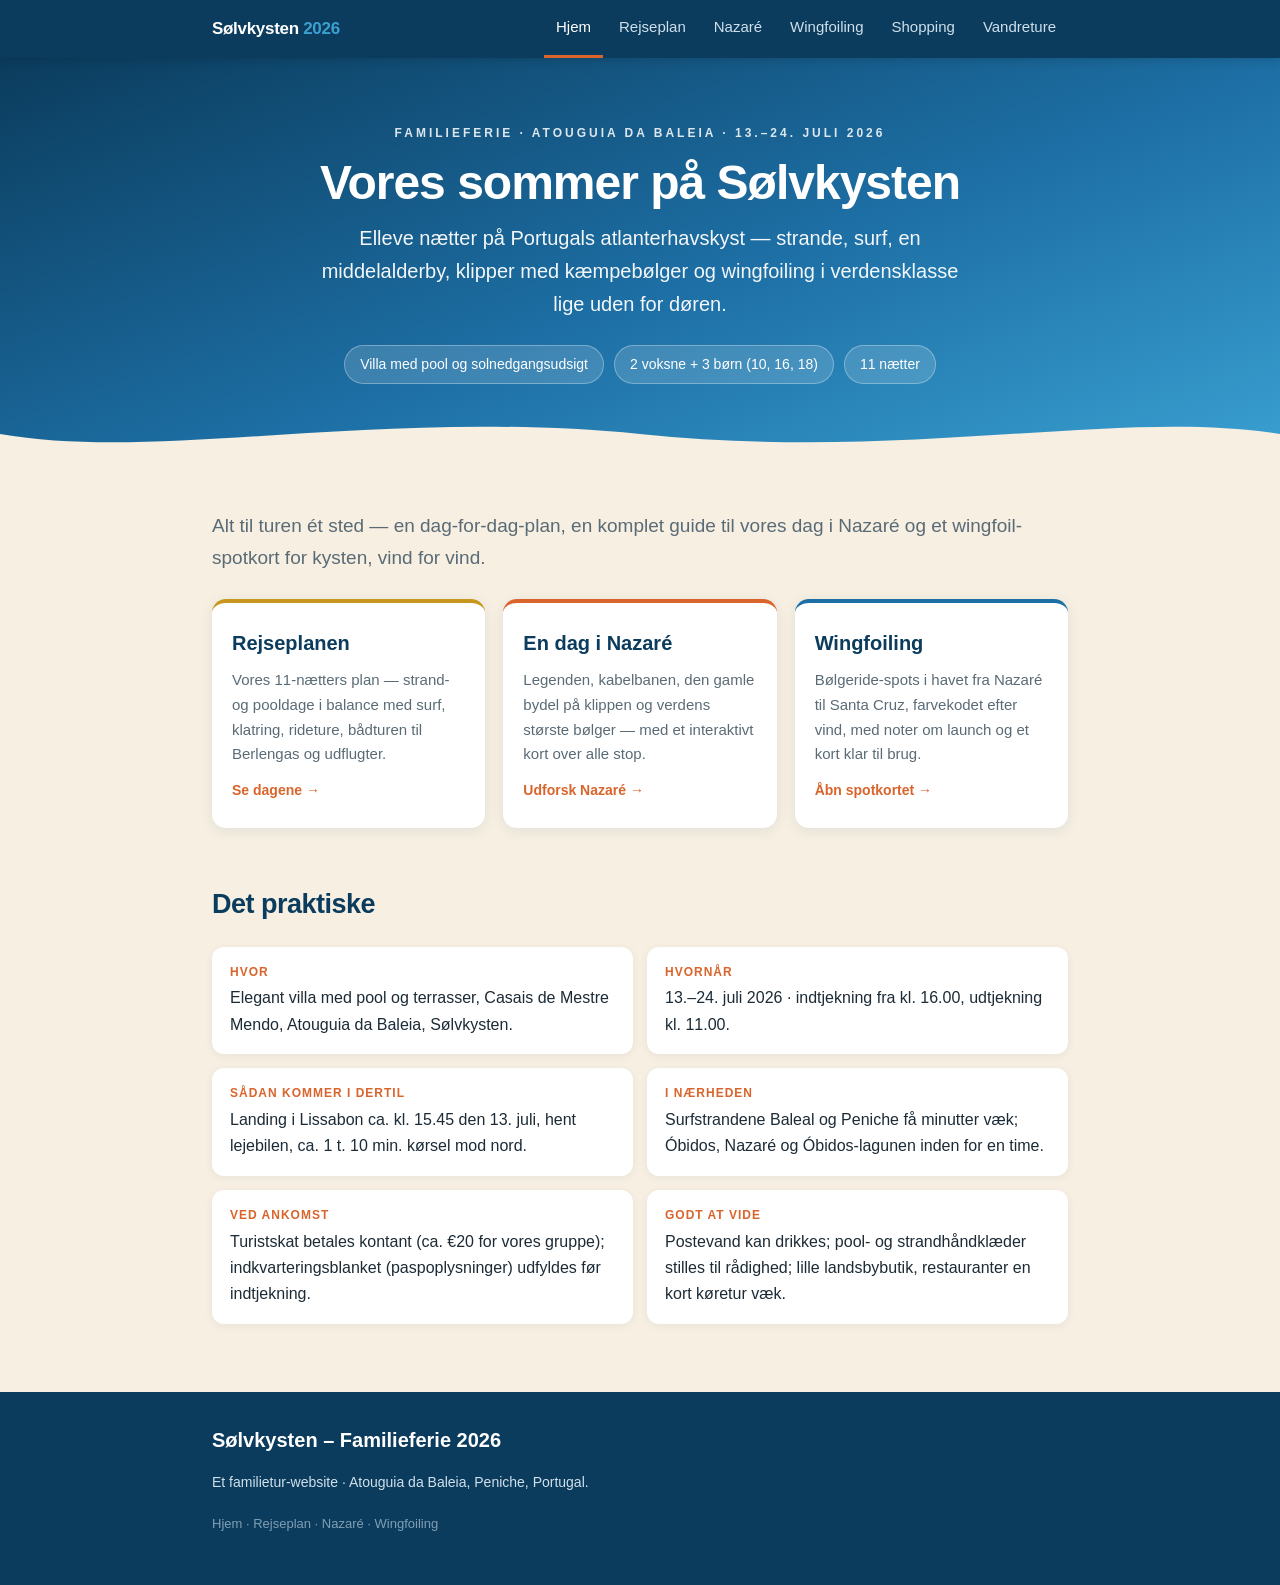
<file: index.html>
<!DOCTYPE html>
<html lang="da">
<head>
<meta charset="UTF-8">
<meta name="viewport" content="width=device-width, initial-scale=1.0">
<title>Sølvkysten – Familieferie · Portugal 2026</title>
<link rel="stylesheet" href="style.css"/>
</head>
<body>

<nav class="nav"><div class="inner">
  <a class="brand" href="index.html">Sølvkysten <span>2026</span></a>
  <div class="links">
    <a href="index.html" class="active">Hjem</a>
    <a href="itinerary.html">Rejseplan</a>
    <a href="nazare.html">Nazaré</a>
    <a href="wingfoil.html">Wingfoiling</a>
    <a href="shopping.html">Shopping</a>
    <a href="vandreture.html">Vandreture</a>
  </div>
</div></nav>

<header class="hero">
  <div class="wrap">
    <div class="kicker">Familieferie · Atouguia da Baleia · 13.–24. juli 2026</div>
    <h1>Vores sommer på Sølvkysten</h1>
    <p class="sub">Elleve nætter på Portugals atlanterhavskyst — strande, surf, en middelalderby, klipper med kæmpebølger og wingfoiling i verdensklasse lige uden for døren.</p>
    <div class="meta">
      <span class="chip">Villa med pool og solnedgangsudsigt</span>
      <span class="chip">2 voksne + 3 børn (10, 16, 18)</span>
      <span class="chip">11 nætter</span>
    </div>
  </div>
  <svg class="waves" viewBox="0 0 1200 64" preserveAspectRatio="none"><path d="M0,36 C150,64 350,10 600,36 C850,64 1050,10 1200,36 L1200,64 L0,64 Z" fill="#f6efe2"></path></svg>
</header>

<div class="wrap">

  <section>
    <p class="lead">Alt til turen ét sted — en dag-for-dag-plan, en komplet guide til vores dag i Nazaré og et wingfoil-spotkort for kysten, vind for vind.</p>
    <div class="cards">
      <a class="card" href="itinerary.html">
        <h3>Rejseplanen</h3>
        <p>Vores 11-nætters plan — strand- og pooldage i balance med surf, klatring, rideture, bådturen til Berlengas og udflugter.</p>
        <span class="go">Se dagene →</span>
      </a>
      <a class="card" href="nazare.html">
        <h3>En dag i Nazaré</h3>
        <p>Legenden, kabelbanen, den gamle bydel på klippen og verdens største bølger — med et interaktivt kort over alle stop.</p>
        <span class="go">Udforsk Nazaré →</span>
      </a>
      <a class="card" href="wingfoil.html">
        <h3>Wingfoiling</h3>
        <p>Bølgeride-spots i havet fra Nazaré til Santa Cruz, farvekodet efter vind, med noter om launch og et kort klar til brug.</p>
        <span class="go">Åbn spotkortet →</span>
      </a>
    </div>
  </section>

  <section>
    <h2>Det praktiske</h2>
    <div class="facts">
      <div class="fact"><div class="lbl">Hvor</div><div class="val">Elegant villa med pool og terrasser, Casais de Mestre Mendo, Atouguia da Baleia, Sølvkysten.</div></div>
      <div class="fact"><div class="lbl">Hvornår</div><div class="val">13.–24. juli 2026 · indtjekning fra kl. 16.00, udtjekning kl. 11.00.</div></div>
      <div class="fact"><div class="lbl">Sådan kommer I dertil</div><div class="val">Landing i Lissabon ca. kl. 15.45 den 13. juli, hent lejebilen, ca. 1 t. 10 min. kørsel mod nord.</div></div>
      <div class="fact"><div class="lbl">I nærheden</div><div class="val">Surfstrandene Baleal og Peniche få minutter væk; Óbidos, Nazaré og Óbidos-lagunen inden for en time.</div></div>
      <div class="fact"><div class="lbl">Ved ankomst</div><div class="val">Turistskat betales kontant (ca. €20 for vores gruppe); indkvarteringsblanket (paspoplysninger) udfyldes før indtjekning.</div></div>
      <div class="fact"><div class="lbl">Godt at vide</div><div class="val">Postevand kan drikkes; pool- og strandhåndklæder stilles til rådighed; lille landsbybutik, restauranter en kort køretur væk.</div></div>
    </div>
  </section>

</div>

<footer><div class="wrap">
  <h3>Sølvkysten – Familieferie 2026</h3>
  <p class="src">Et familietur-website · Atouguia da Baleia, Peniche, Portugal.</p>
  <p class="madeline">Hjem · Rejseplan · Nazaré · Wingfoiling</p>
</div></footer>

</body>
</html>
</file>
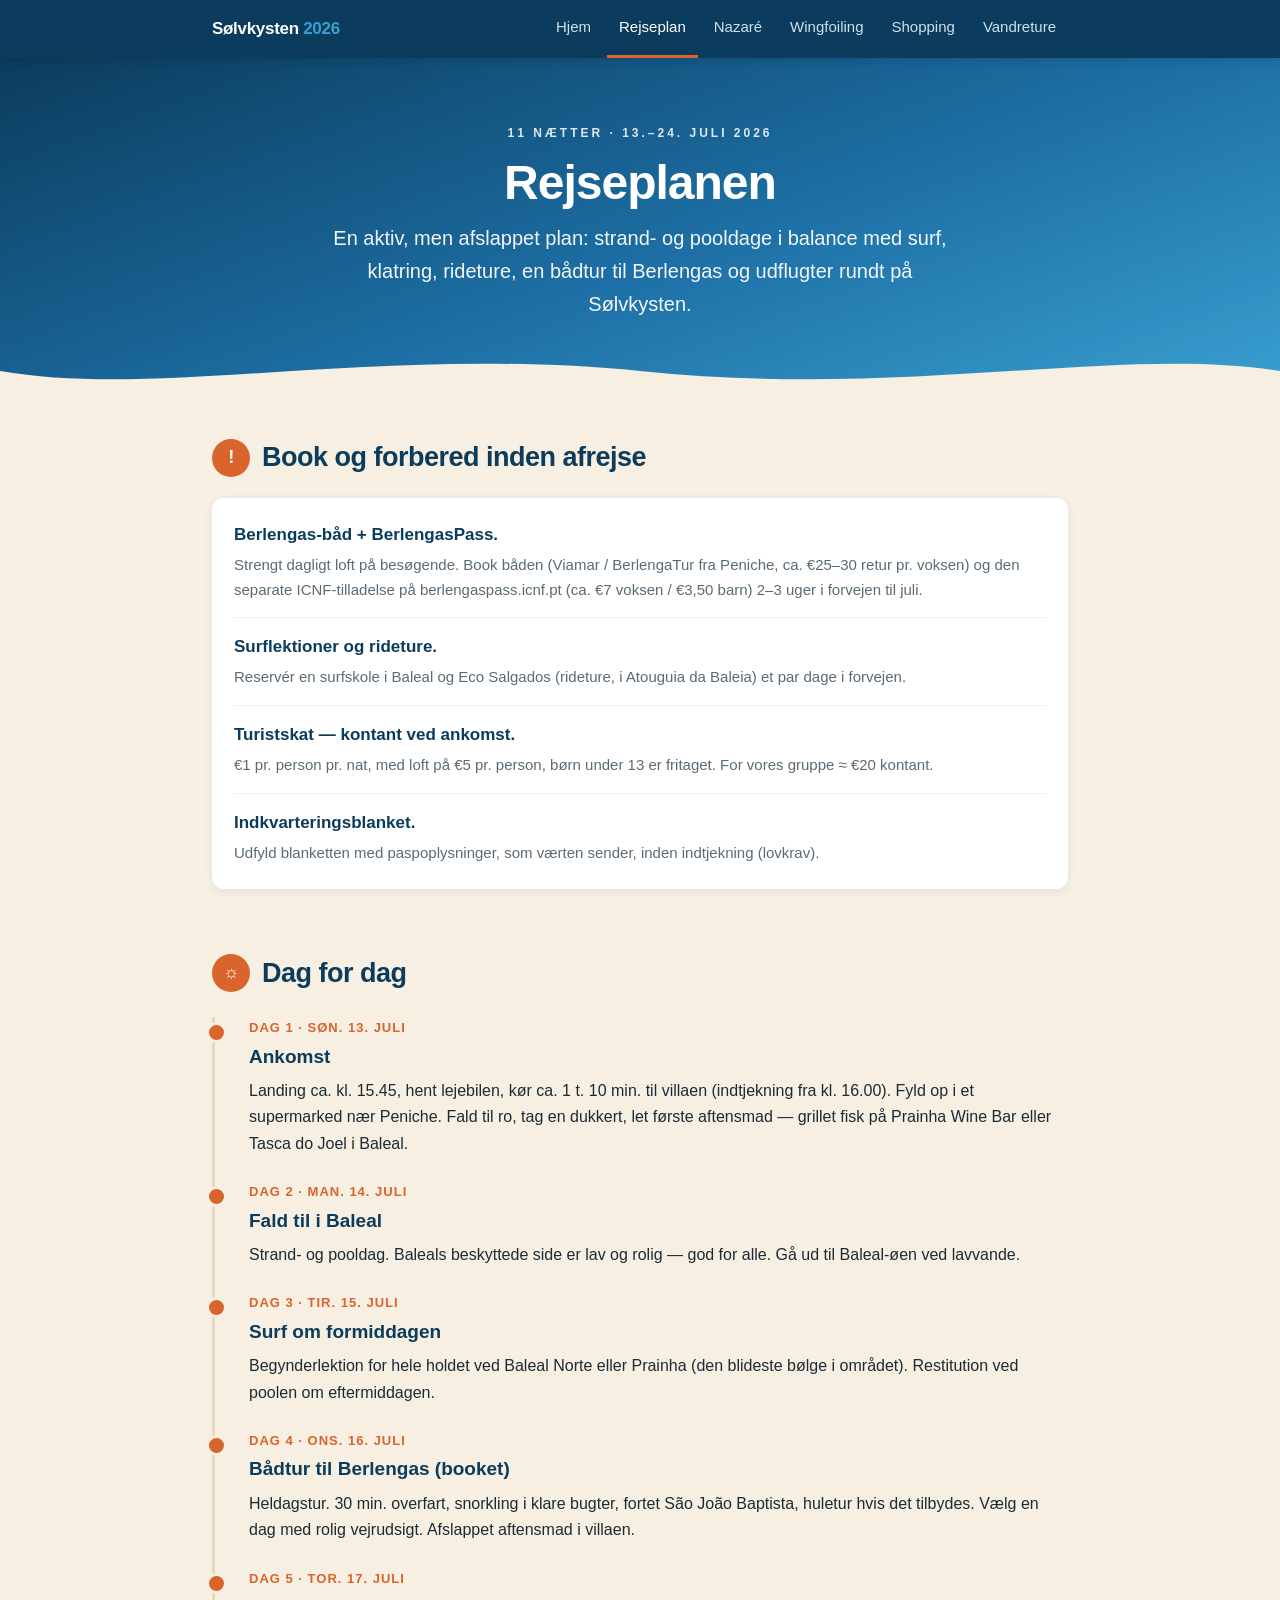
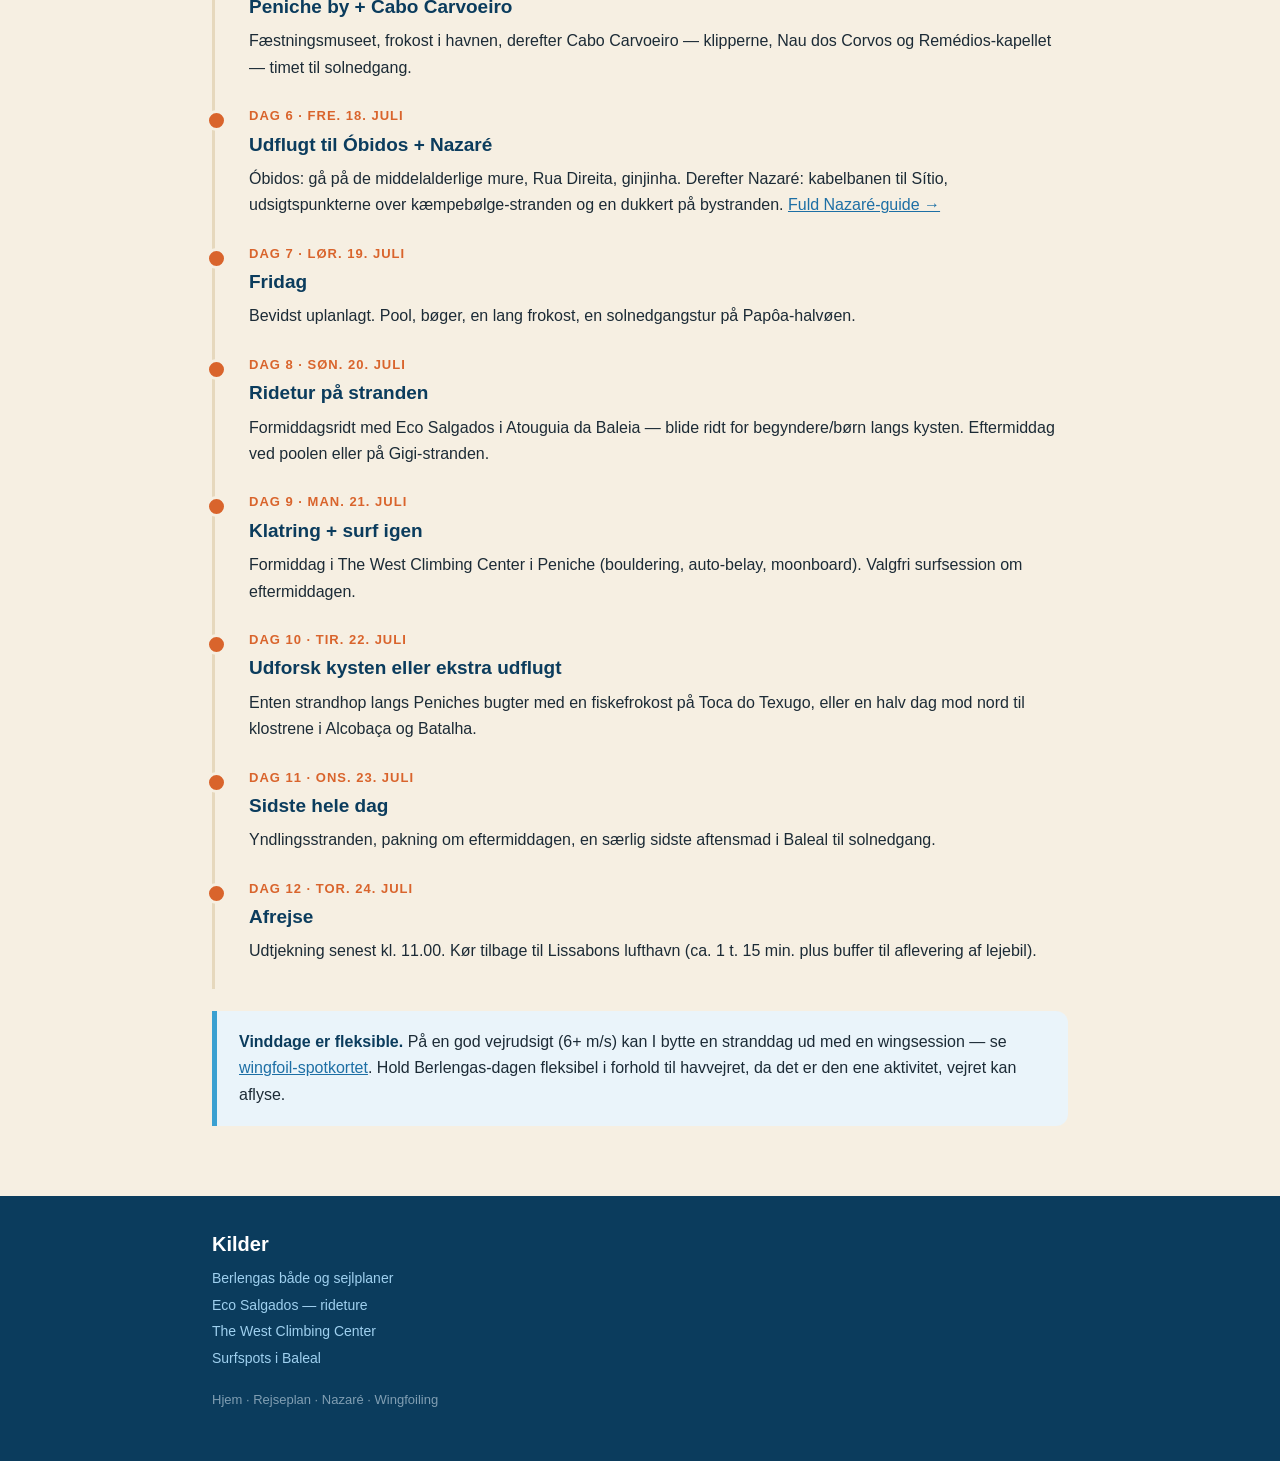
<file: itinerary.html>
<!DOCTYPE html>
<html lang="da">
<head>
<meta charset="UTF-8">
<meta name="viewport" content="width=device-width, initial-scale=1.0">
<title>Rejseplan · Sølvkysten 2026</title>
<link rel="stylesheet" href="style.css"/>
</head>
<body>

<nav class="nav"><div class="inner">
  <a class="brand" href="index.html">Sølvkysten <span>2026</span></a>
  <div class="links">
    <a href="index.html">Hjem</a>
    <a href="itinerary.html" class="active">Rejseplan</a>
    <a href="nazare.html">Nazaré</a>
    <a href="wingfoil.html">Wingfoiling</a>
    <a href="shopping.html">Shopping</a>
    <a href="vandreture.html">Vandreture</a>
  </div>
</div></nav>

<header class="hero">
  <div class="wrap">
    <div class="kicker">11 nætter · 13.–24. juli 2026</div>
    <h1>Rejseplanen</h1>
    <p class="sub">En aktiv, men afslappet plan: strand- og pooldage i balance med surf, klatring, rideture, en bådtur til Berlengas og udflugter rundt på Sølvkysten.</p>
  </div>
  <svg class="waves" viewBox="0 0 1200 64" preserveAspectRatio="none"><path d="M0,36 C150,64 350,10 600,36 C850,64 1050,10 1200,36 L1200,64 L0,64 Z" fill="#f6efe2"></path></svg>
</header>

<div class="wrap">

  <section>
    <h2><span class="num">!</span> Book og forbered inden afrejse</h2>
    <div class="check">
      <div class="item"><b>Berlengas-båd + BerlengasPass.</b><p>Strengt dagligt loft på besøgende. Book båden (Viamar / BerlengaTur fra Peniche, ca. €25–30 retur pr. voksen) og den separate ICNF-tilladelse på berlengaspass.icnf.pt (ca. €7 voksen / €3,50 barn) 2–3 uger i forvejen til juli.</p></div>
      <div class="item"><b>Surflektioner og rideture.</b><p>Reservér en surfskole i Baleal og Eco Salgados (rideture, i Atouguia da Baleia) et par dage i forvejen.</p></div>
      <div class="item"><b>Turistskat — kontant ved ankomst.</b><p>€1 pr. person pr. nat, med loft på €5 pr. person, børn under 13 er fritaget. For vores gruppe ≈ €20 kontant.</p></div>
      <div class="item"><b>Indkvarteringsblanket.</b><p>Udfyld blanketten med paspoplysninger, som værten sender, inden indtjekning (lovkrav).</p></div>
    </div>
  </section>

  <section>
    <h2><span class="num">☼</span> Dag for dag</h2>
    <div class="timeline">
      <div class="stop"><div class="time">Dag 1 · søn. 13. juli</div><h4>Ankomst</h4><p>Landing ca. kl. 15.45, hent lejebilen, kør ca. 1 t. 10 min. til villaen (indtjekning fra kl. 16.00). Fyld op i et supermarked nær Peniche. Fald til ro, tag en dukkert, let første aftensmad — grillet fisk på Prainha Wine Bar eller Tasca do Joel i Baleal.</p></div>
      <div class="stop"><div class="time">Dag 2 · man. 14. juli</div><h4>Fald til i Baleal</h4><p>Strand- og pooldag. Baleals beskyttede side er lav og rolig — god for alle. Gå ud til Baleal-øen ved lavvande.</p></div>
      <div class="stop"><div class="time">Dag 3 · tir. 15. juli</div><h4>Surf om formiddagen</h4><p>Begynderlektion for hele holdet ved Baleal Norte eller Prainha (den blideste bølge i området). Restitution ved poolen om eftermiddagen.</p></div>
      <div class="stop"><div class="time">Dag 4 · ons. 16. juli</div><h4>Bådtur til Berlengas (booket)</h4><p>Heldagstur. 30 min. overfart, snorkling i klare bugter, fortet São João Baptista, huletur hvis det tilbydes. Vælg en dag med rolig vejrudsigt. Afslappet aftensmad i villaen.</p></div>
      <div class="stop"><div class="time">Dag 5 · tor. 17. juli</div><h4>Peniche by + Cabo Carvoeiro</h4><p>Fæstningsmuseet, frokost i havnen, derefter Cabo Carvoeiro — klipperne, Nau dos Corvos og Remédios-kapellet — timet til solnedgang.</p></div>
      <div class="stop"><div class="time">Dag 6 · fre. 18. juli</div><h4>Udflugt til Óbidos + Nazaré</h4><p>Óbidos: gå på de middelalderlige mure, Rua Direita, ginjinha. Derefter Nazaré: kabelbanen til Sítio, udsigtspunkterne over kæmpebølge-stranden og en dukkert på bystranden. <a href="nazare.html">Fuld Nazaré-guide →</a></p></div>
      <div class="stop"><div class="time">Dag 7 · lør. 19. juli</div><h4>Fridag</h4><p>Bevidst uplanlagt. Pool, bøger, en lang frokost, en solnedgangstur på Papôa-halvøen.</p></div>
      <div class="stop"><div class="time">Dag 8 · søn. 20. juli</div><h4>Ridetur på stranden</h4><p>Formiddagsridt med Eco Salgados i Atouguia da Baleia — blide ridt for begyndere/børn langs kysten. Eftermiddag ved poolen eller på Gigi-stranden.</p></div>
      <div class="stop"><div class="time">Dag 9 · man. 21. juli</div><h4>Klatring + surf igen</h4><p>Formiddag i The West Climbing Center i Peniche (bouldering, auto-belay, moonboard). Valgfri surfsession om eftermiddagen.</p></div>
      <div class="stop"><div class="time">Dag 10 · tir. 22. juli</div><h4>Udforsk kysten eller ekstra udflugt</h4><p>Enten strandhop langs Peniches bugter med en fiskefrokost på Toca do Texugo, eller en halv dag mod nord til klostrene i Alcobaça og Batalha.</p></div>
      <div class="stop"><div class="time">Dag 11 · ons. 23. juli</div><h4>Sidste hele dag</h4><p>Yndlingsstranden, pakning om eftermiddagen, en særlig sidste aftensmad i Baleal til solnedgang.</p></div>
      <div class="stop"><div class="time">Dag 12 · tor. 24. juli</div><h4>Afrejse</h4><p>Udtjekning senest kl. 11.00. Kør tilbage til Lissabons lufthavn (ca. 1 t. 15 min. plus buffer til aflevering af lejebil).</p></div>
    </div>
    <div class="callout"><strong>Vinddage er fleksible.</strong> På en god vejrudsigt (6+ m/s) kan I bytte en stranddag ud med en wingsession — se <a href="wingfoil.html">wingfoil-spotkortet</a>. Hold Berlengas-dagen fleksibel i forhold til havvejret, da det er den ene aktivitet, vejret kan aflyse.</div>
  </section>

</div>

<footer><div class="wrap">
  <h3>Kilder</h3>
  <div class="src">
    <a href="https://www.berlengas.org/en/berlengas-boats-prices-and-schedules/" target="_blank">Berlengas både og sejlplaner</a><br>
    <a href="https://ecosalgadosagroturismo.com/en" target="_blank">Eco Salgados — rideture</a><br>
    <a href="https://www.thewestclimbing.com/" target="_blank">The West Climbing Center</a><br>
    <a href="https://www.balealsurfcamp.com/location/surf-spots/" target="_blank">Surfspots i Baleal</a>
  </div>
  <p class="madeline">Hjem · Rejseplan · Nazaré · Wingfoiling</p>
</div></footer>

</body>
</html>
</file>
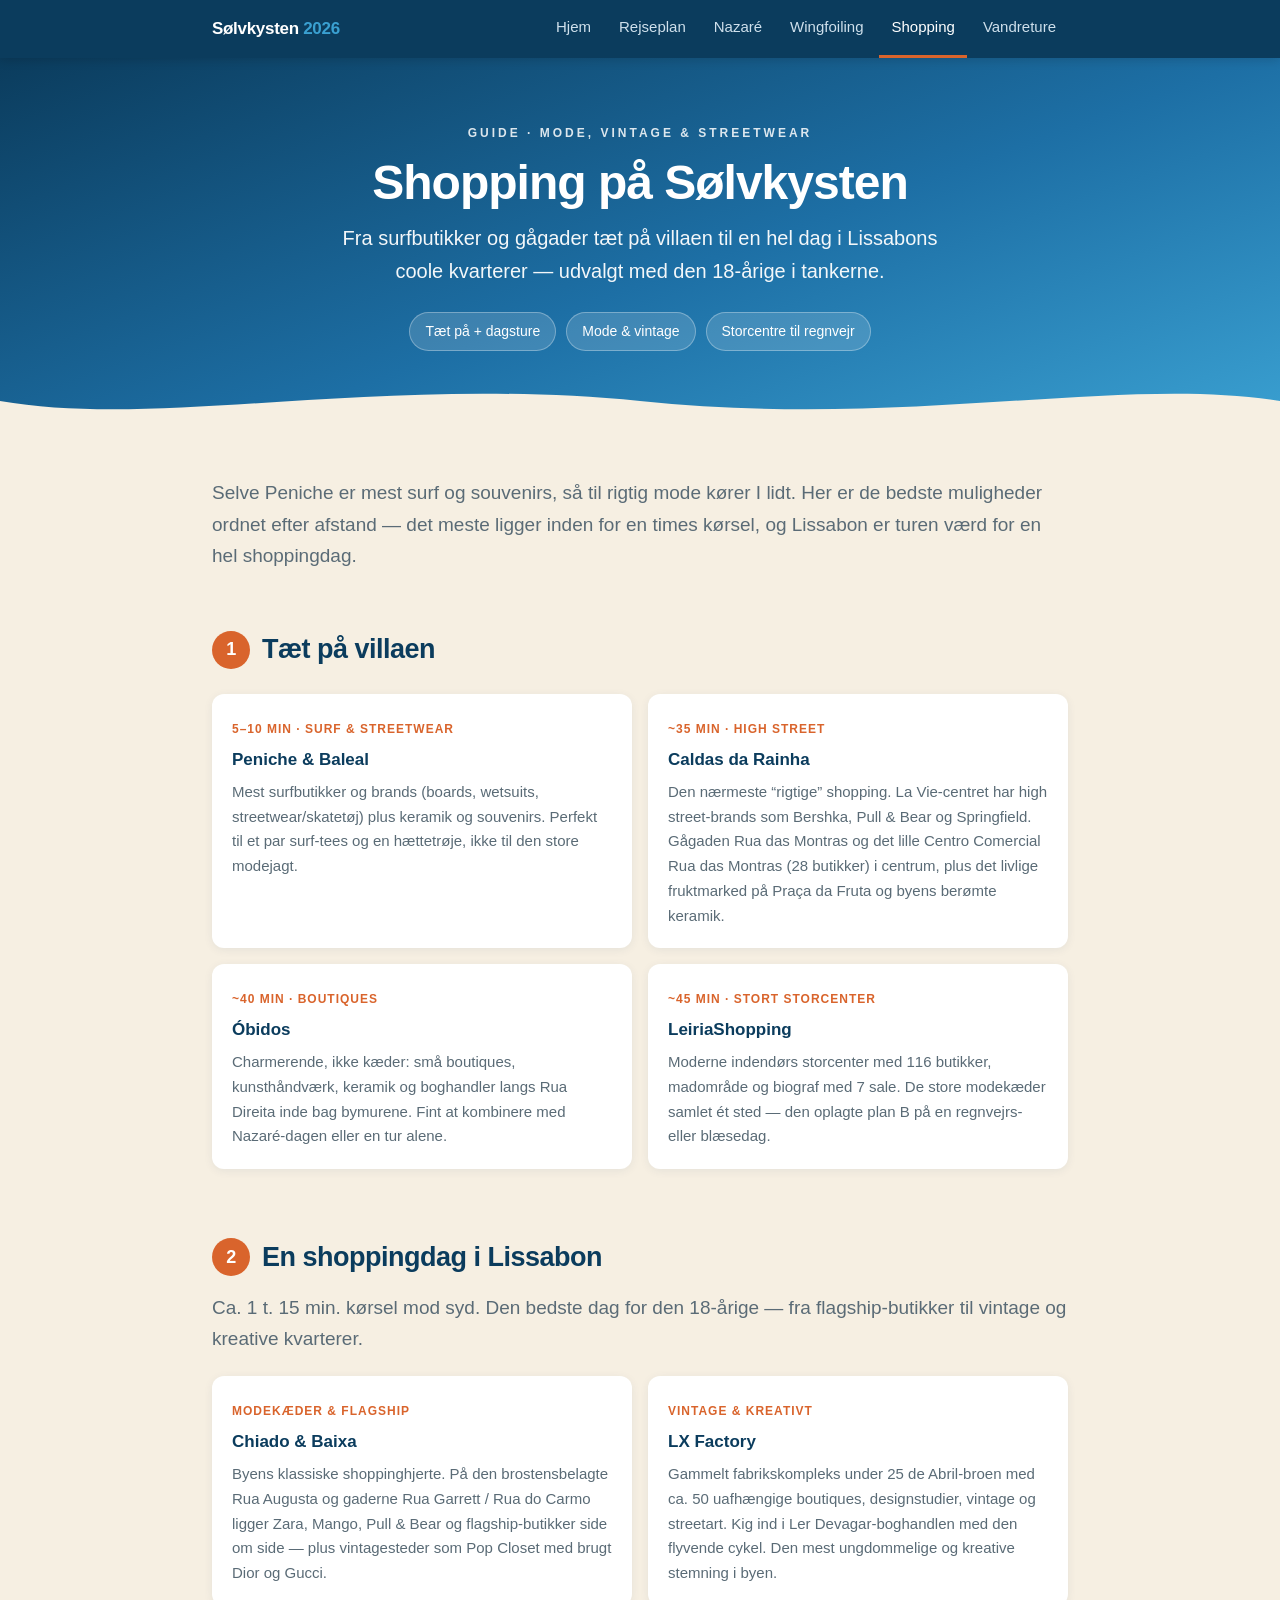
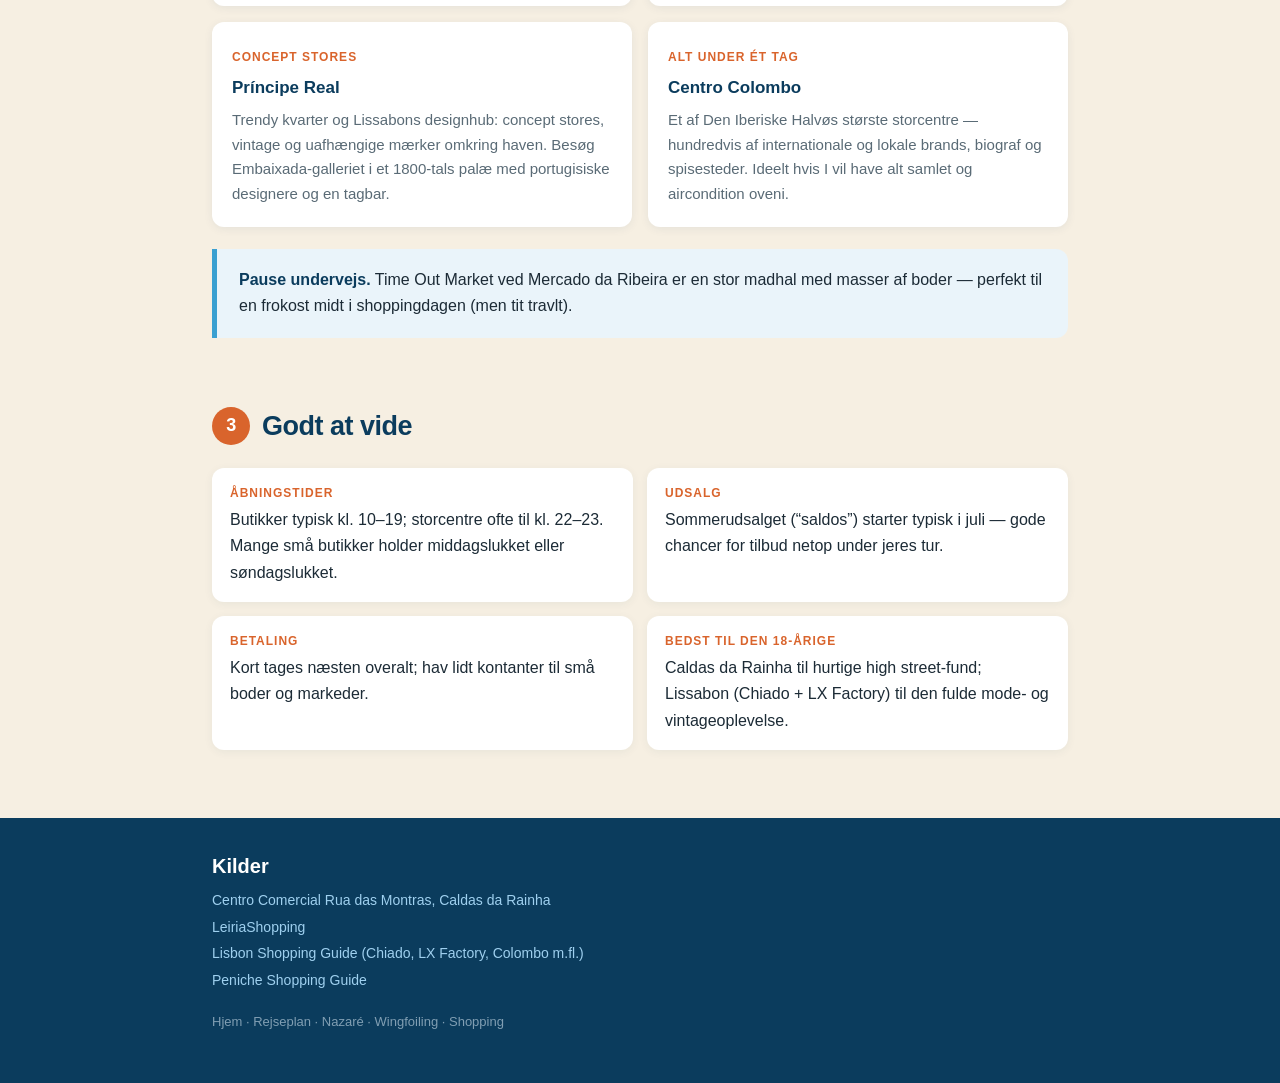
<file: shopping.html>
<!DOCTYPE html>
<html lang="da">
<head>
<meta charset="UTF-8">
<meta name="viewport" content="width=device-width, initial-scale=1.0">
<title>Shopping · Sølvkysten 2026</title>
<link rel="stylesheet" href="style.css"/>
</head>
<body>

<nav class="nav"><div class="inner">
  <a class="brand" href="index.html">Sølvkysten <span>2026</span></a>
  <div class="links">
    <a href="index.html">Hjem</a>
    <a href="itinerary.html">Rejseplan</a>
    <a href="nazare.html">Nazaré</a>
    <a href="wingfoil.html">Wingfoiling</a>
    <a href="shopping.html" class="active">Shopping</a>
    <a href="vandreture.html">Vandreture</a>
  </div>
</div></nav>

<header class="hero">
  <div class="wrap">
    <div class="kicker">Guide · mode, vintage &amp; streetwear</div>
    <h1>Shopping på Sølvkysten</h1>
    <p class="sub">Fra surfbutikker og gågader tæt på villaen til en hel dag i Lissabons coole kvarterer — udvalgt med den 18-årige i tankerne.</p>
    <div class="meta">
      <span class="chip">Tæt på + dagsture</span>
      <span class="chip">Mode &amp; vintage</span>
      <span class="chip">Storcentre til regnvejr</span>
    </div>
  </div>
  <svg class="waves" viewBox="0 0 1200 64" preserveAspectRatio="none"><path d="M0,36 C150,64 350,10 600,36 C850,64 1050,10 1200,36 L1200,64 L0,64 Z" fill="#f6efe2"></path></svg>
</header>

<div class="wrap">

  <section>
    <p class="lead">Selve Peniche er mest surf og souvenirs, så til rigtig mode kører I lidt. Her er de bedste muligheder ordnet efter afstand — det meste ligger inden for en times kørsel, og Lissabon er turen værd for en hel shoppingdag.</p>
  </section>

  <section>
    <h2><span class="num">1</span> Tæt på villaen</h2>
    <div class="sights">
      <div class="sight">
        <span class="tag">5–10 min · surf &amp; streetwear</span>
        <h4>Peniche &amp; Baleal</h4>
        <p>Mest surfbutikker og brands (boards, wetsuits, streetwear/skatetøj) plus keramik og souvenirs. Perfekt til et par surf-tees og en hættetrøje, ikke til den store modejagt.</p>
      </div>
      <div class="sight">
        <span class="tag">~35 min · high street</span>
        <h4>Caldas da Rainha</h4>
        <p>Den nærmeste “rigtige” shopping. La Vie-centret har high street-brands som Bershka, Pull &amp; Bear og Springfield. Gågaden Rua das Montras og det lille Centro Comercial Rua das Montras (28 butikker) i centrum, plus det livlige fruktmarked på Praça da Fruta og byens berømte keramik.</p>
      </div>
      <div class="sight">
        <span class="tag">~40 min · boutiques</span>
        <h4>Óbidos</h4>
        <p>Charmerende, ikke kæder: små boutiques, kunsthåndværk, keramik og boghandler langs Rua Direita inde bag bymurene. Fint at kombinere med Nazaré-dagen eller en tur alene.</p>
      </div>
      <div class="sight">
        <span class="tag">~45 min · stort storcenter</span>
        <h4>LeiriaShopping</h4>
        <p>Moderne indendørs storcenter med 116 butikker, madområde og biograf med 7 sale. De store modekæder samlet ét sted — den oplagte plan B på en regnvejrs- eller blæsedag.</p>
      </div>
    </div>
  </section>

  <section>
    <h2><span class="num">2</span> En shoppingdag i Lissabon</h2>
    <p class="lead">Ca. 1 t. 15 min. kørsel mod syd. Den bedste dag for den 18-årige — fra flagship-butikker til vintage og kreative kvarterer.</p>
    <div class="sights">
      <div class="sight">
        <span class="tag">Modekæder &amp; flagship</span>
        <h4>Chiado &amp; Baixa</h4>
        <p>Byens klassiske shoppinghjerte. På den brostensbelagte Rua Augusta og gaderne Rua Garrett / Rua do Carmo ligger Zara, Mango, Pull &amp; Bear og flagship-butikker side om side — plus vintagesteder som Pop Closet med brugt Dior og Gucci.</p>
      </div>
      <div class="sight">
        <span class="tag">Vintage &amp; kreativt</span>
        <h4>LX Factory</h4>
        <p>Gammelt fabrikskompleks under 25 de Abril-broen med ca. 50 uafhængige boutiques, designstudier, vintage og streetart. Kig ind i Ler Devagar-boghandlen med den flyvende cykel. Den mest ungdommelige og kreative stemning i byen.</p>
      </div>
      <div class="sight">
        <span class="tag">Concept stores</span>
        <h4>Príncipe Real</h4>
        <p>Trendy kvarter og Lissabons designhub: concept stores, vintage og uafhængige mærker omkring haven. Besøg Embaixada-galleriet i et 1800-tals palæ med portugisiske designere og en tagbar.</p>
      </div>
      <div class="sight">
        <span class="tag">Alt under ét tag</span>
        <h4>Centro Colombo</h4>
        <p>Et af Den Iberiske Halvøs største storcentre — hundredvis af internationale og lokale brands, biograf og spisesteder. Ideelt hvis I vil have alt samlet og aircondition oveni.</p>
      </div>
    </div>
    <div class="callout"><strong>Pause undervejs.</strong> Time Out Market ved Mercado da Ribeira er en stor madhal med masser af boder — perfekt til en frokost midt i shoppingdagen (men tit travlt).</div>
  </section>

  <section>
    <h2><span class="num">3</span> Godt at vide</h2>
    <div class="facts">
      <div class="fact"><div class="lbl">Åbningstider</div><div class="val">Butikker typisk kl. 10–19; storcentre ofte til kl. 22–23. Mange små butikker holder middagslukket eller søndagslukket.</div></div>
      <div class="fact"><div class="lbl">Udsalg</div><div class="val">Sommerudsalget (“saldos”) starter typisk i juli — gode chancer for tilbud netop under jeres tur.</div></div>
      <div class="fact"><div class="lbl">Betaling</div><div class="val">Kort tages næsten overalt; hav lidt kontanter til små boder og markeder.</div></div>
      <div class="fact"><div class="lbl">Bedst til den 18-årige</div><div class="val">Caldas da Rainha til hurtige high street-fund; Lissabon (Chiado + LX Factory) til den fulde mode- og vintageoplevelse.</div></div>
    </div>
  </section>

</div>

<footer><div class="wrap">
  <h3>Kilder</h3>
  <div class="src">
    <a href="https://www.allaboutportugal.pt/en/caldas-da-rainha/shopping-center/centro-comercial-rua-das-montras" target="_blank">Centro Comercial Rua das Montras, Caldas da Rainha</a><br>
    <a href="https://www.allaboutportugal.pt/en/leiria/shopping-center/leiria-shopping" target="_blank">LeiriaShopping</a><br>
    <a href="https://portugalwander.com/lisbon-shopping-guide" target="_blank">Lisbon Shopping Guide (Chiado, LX Factory, Colombo m.fl.)</a><br>
    <a href="https://surfstash.pt/peniche-shopping-guide/" target="_blank">Peniche Shopping Guide</a>
  </div>
  <p class="madeline">Hjem · Rejseplan · Nazaré · Wingfoiling · Shopping</p>
</div></footer>

</body>
</html>
</file>
<file: style.css>
:root{
  --deep:#0b3c5d;--sea:#1d6fa5;--sky:#3aa0d1;--foam:#eaf4fa;--sand:#f6efe2;
  --sandline:#e6d8bd;--ink:#1c2b36;--grey:#5a6b76;--coral:#d9642c;--gold:#c9971f;--white:#fff;
  --nortada:#e0533b;--sw:#2f80c4;--flat:#c9971f;--caution:#8a8f95;--villa:#2e8b57;
}
*{box-sizing:border-box;}
html{scroll-behavior:smooth;}
body{margin:0;font-family:-apple-system,BlinkMacSystemFont,"Segoe UI",Roboto,Helvetica,Arial,sans-serif;
  color:var(--ink);background:var(--sand);line-height:1.65;font-size:17px;}
a{color:var(--sea);}
.wrap{max-width:900px;margin:0 auto;padding:0 22px;}

/* NAV */
.nav{background:var(--deep);position:sticky;top:0;z-index:1000;box-shadow:0 2px 10px rgba(0,0,0,.15);}
.nav .inner{max-width:900px;margin:0 auto;padding:0 22px;display:flex;align-items:center;justify-content:space-between;flex-wrap:wrap;}
.nav .brand{color:#fff;font-weight:800;text-decoration:none;padding:15px 0;font-size:17px;letter-spacing:-.3px;}
.nav .brand span{color:var(--sky);}
.nav .links{display:flex;gap:4px;flex-wrap:wrap;}
.nav .links a{color:#cfe0ec;text-decoration:none;font-size:15px;padding:15px 12px;font-weight:500;border-bottom:3px solid transparent;}
.nav .links a:hover{color:#fff;}
.nav .links a.active{color:#fff;border-bottom-color:var(--coral);}

/* HERO */
.hero{position:relative;background:linear-gradient(160deg,var(--deep) 0%,var(--sea) 55%,var(--sky) 100%);
  color:#fff;padding:66px 0 76px;overflow:hidden;text-align:center;}
.hero svg.waves{position:absolute;bottom:-2px;left:0;width:100%;height:64px;display:block;}
.hero .kicker{text-transform:uppercase;letter-spacing:3px;font-size:12px;font-weight:600;opacity:.85;margin-bottom:14px;}
.hero h1{font-size:48px;line-height:1.05;margin:0 0 14px;font-weight:800;letter-spacing:-1px;}
.hero p.sub{font-size:20px;opacity:.95;max-width:640px;margin:0 auto;font-weight:300;}
.hero .meta{margin-top:24px;display:flex;gap:10px;justify-content:center;flex-wrap:wrap;}
.chip{background:rgba(255,255,255,.15);border:1px solid rgba(255,255,255,.3);padding:7px 15px;border-radius:40px;font-size:14px;font-weight:500;}

/* SECTIONS */
section{padding:38px 0 6px;}
h2{font-size:27px;color:var(--deep);margin:0 0 6px;font-weight:800;letter-spacing:-.5px;display:flex;align-items:center;gap:12px;}
h2 .num{background:var(--coral);color:#fff;width:38px;height:38px;border-radius:50%;display:inline-flex;align-items:center;justify-content:center;font-size:18px;flex:0 0 auto;}
h3{font-size:20px;color:var(--sea);margin:24px 0 4px;}
.lead{font-size:19px;color:var(--grey);}
p{margin:12px 0;}

/* home cards */
.cards{display:grid;grid-template-columns:repeat(3,1fr);gap:18px;margin:26px 0 10px;}
.card{background:#fff;border-radius:14px;padding:24px 20px;box-shadow:0 3px 14px rgba(11,60,93,.08);text-decoration:none;color:inherit;display:block;border-top:4px solid var(--sea);transition:transform .12s,box-shadow .12s;}
.card:hover{transform:translateY(-3px);box-shadow:0 8px 22px rgba(11,60,93,.14);}
.card h3{margin:0 0 8px;color:var(--deep);}
.card p{margin:0;font-size:15px;color:var(--grey);}
.card .go{display:inline-block;margin-top:12px;color:var(--coral);font-weight:700;font-size:14px;}
.card:nth-child(1){border-top-color:var(--gold);}
.card:nth-child(2){border-top-color:var(--coral);}
.card:nth-child(3){border-top-color:var(--sea);}

/* layers (three-up) */
.layers{display:grid;grid-template-columns:repeat(3,1fr);gap:16px;margin:26px 0 10px;}
.layer{background:#fff;border-radius:14px;padding:22px 18px;box-shadow:0 3px 14px rgba(11,60,93,.08);border-top:4px solid var(--sea);}
.layer h4{margin:0 0 8px;font-size:17px;color:var(--deep);}
.layer p{margin:0;font-size:15px;color:var(--grey);}
.layer:nth-child(1){border-top-color:var(--gold);}
.layer:nth-child(2){border-top-color:var(--coral);}
.layer:nth-child(3){border-top-color:var(--sea);}

/* callout */
.callout{background:var(--foam);border-left:5px solid var(--sky);padding:18px 22px;border-radius:0 12px 12px 0;margin:22px 0;font-size:16px;}
.callout strong{color:var(--deep);}

/* checklist */
.check{background:#fff;border-radius:12px;padding:8px 22px;margin:18px 0;box-shadow:0 2px 10px rgba(11,60,93,.07);}
.check .item{padding:15px 0;border-bottom:1px solid var(--sand);}
.check .item:last-child{border-bottom:none;}
.check .item b{color:var(--deep);}
.check .item p{margin:4px 0 0;font-size:15px;color:var(--grey);}

/* timeline / days */
.timeline{border-left:3px solid var(--sandline);margin:22px 0 8px;}
.stop{position:relative;padding:0 0 24px 34px;}
.stop::before{content:"";position:absolute;left:-9px;top:5px;width:15px;height:15px;border-radius:50%;background:var(--coral);border:3px solid var(--sand);}
.stop .time{font-size:13px;font-weight:700;text-transform:uppercase;letter-spacing:1px;color:var(--coral);}
.stop h4{margin:2px 0 6px;font-size:19px;color:var(--deep);}
.stop p{margin:0;font-size:16px;}

/* sights grid */
.sights{display:grid;grid-template-columns:1fr 1fr;gap:16px;margin:22px 0;}
.sight{background:#fff;border-radius:12px;padding:20px;box-shadow:0 2px 10px rgba(11,60,93,.07);}
.sight h4{margin:0 0 6px;color:var(--deep);font-size:17px;}
.sight p{margin:0;font-size:15px;color:var(--grey);}
.tag{display:inline-block;font-size:12px;font-weight:600;color:var(--coral);text-transform:uppercase;letter-spacing:1px;margin-bottom:6px;}

/* wave fact */
.wavefact{background:linear-gradient(135deg,var(--deep),var(--sea));color:#fff;border-radius:16px;padding:28px 26px;margin:24px 0;text-align:center;}
.wavefact .big{font-size:44px;font-weight:800;line-height:1;color:#fff;}
.wavefact .big span{font-size:22px;font-weight:500;opacity:.85;}
.wavefact p{margin:10px auto 0;opacity:.92;font-size:15px;max-width:560px;}

/* dining */
.eat{background:#fff;border-radius:12px;padding:6px 22px;margin:18px 0;box-shadow:0 2px 10px rgba(11,60,93,.07);}
.eat .row{display:flex;justify-content:space-between;gap:14px;padding:14px 0;border-bottom:1px solid var(--sand);align-items:baseline;}
.eat .row:last-child{border-bottom:none;}
.eat .name{font-weight:700;color:var(--deep);}
.eat .desc{color:var(--grey);font-size:15px;flex:1;}
.eat .where{font-size:13px;color:var(--coral);font-weight:600;white-space:nowrap;}

/* facts */
.facts{display:grid;grid-template-columns:1fr 1fr;gap:14px;margin:20px 0;}
.fact{background:#fff;border-radius:12px;padding:16px 18px;box-shadow:0 2px 10px rgba(11,60,93,.06);}
.fact .lbl{font-size:12px;text-transform:uppercase;letter-spacing:1px;color:var(--coral);font-weight:700;}
.fact .val{font-size:16px;margin-top:3px;}

/* map */
#map{height:480px;width:100%;border-radius:16px;box-shadow:0 3px 16px rgba(11,60,93,.14);margin:18px 0 8px;z-index:1;}
.leaflet-popup-content{font-family:inherit;margin:12px 14px;font-size:14px;line-height:1.5;}
.leaflet-popup-content b{color:var(--deep);font-size:15px;}
.leaflet-popup-content .wind{display:inline-block;font-size:11px;font-weight:700;text-transform:uppercase;letter-spacing:.5px;color:#fff;padding:2px 8px;border-radius:20px;margin:5px 0;}
.leaflet-popup-content a{color:var(--sea);font-weight:600;text-decoration:none;}
.maplegend{display:flex;flex-wrap:wrap;gap:14px 22px;margin:12px 0 4px;font-size:14px;color:var(--grey);}
.maplegend span{display:inline-flex;align-items:center;gap:8px;}
.dot{width:15px;height:15px;border-radius:50%;flex:0 0 auto;border:2px solid #fff;box-shadow:0 0 0 1px rgba(0,0,0,.18);}
.directbtn{display:inline-block;margin:10px 0 4px;background:var(--sea);color:#fff;text-decoration:none;padding:11px 20px;border-radius:40px;font-weight:600;font-size:15px;}
.directbtn:hover{background:var(--deep);}

/* tables */
table{width:100%;border-collapse:collapse;margin:14px 0 6px;background:#fff;border-radius:12px;overflow:hidden;box-shadow:0 2px 12px rgba(11,60,93,.08);font-size:15px;}
caption{caption-side:top;text-align:left;font-weight:700;color:var(--deep);padding:14px 4px 8px;font-size:17px;}
th{background:var(--deep);color:#fff;text-align:left;padding:11px 14px;font-size:13px;text-transform:uppercase;letter-spacing:.5px;}
td{padding:11px 14px;border-bottom:1px solid var(--sand);vertical-align:top;}
tr:last-child td{border-bottom:none;}
td .sp{font-weight:700;color:var(--deep);}

/* images */
figure{margin:22px 0;}
figure img,img.photo{width:100%;height:auto;border-radius:14px;box-shadow:0 3px 16px rgba(11,60,93,.14);display:block;}
figcaption{font-size:13px;color:var(--grey);margin-top:8px;}
.imgband{margin:10px 0 4px;}
.imgband img{width:100%;height:360px;object-fit:cover;border-radius:16px;box-shadow:0 3px 16px rgba(11,60,93,.14);display:block;}
.gallery{display:grid;grid-template-columns:1fr 1fr;gap:16px;margin:22px 0;}
.gallery figure{margin:0;}
.gallery img{height:250px;object-fit:cover;}
.imgside{display:grid;grid-template-columns:1fr 1fr;gap:24px;align-items:center;margin:22px 0;}
.imgside img{border-radius:14px;box-shadow:0 3px 16px rgba(11,60,93,.14);width:100%;max-height:320px;object-fit:cover;}
.imgcanyon{max-width:360px;margin:22px auto;}

/* footer */
footer{background:var(--deep);color:#cfe0ec;margin-top:42px;padding:32px 0 38px;}
footer h3{color:#fff;margin-top:0;}
footer a{color:#9fd0ef;text-decoration:none;}
footer a:hover{text-decoration:underline;}
.src{font-size:14px;line-height:1.9;}
.madeline{font-size:13px;opacity:.6;margin-top:18px;}

@media (max-width:680px){
  .hero h1{font-size:36px;}
  .cards,.layers,.sights,.facts,.gallery,.imgside{grid-template-columns:1fr;}
  body{font-size:16px;}
  #map{height:420px;}
  .imgband img{height:220px;}
}
</file>
